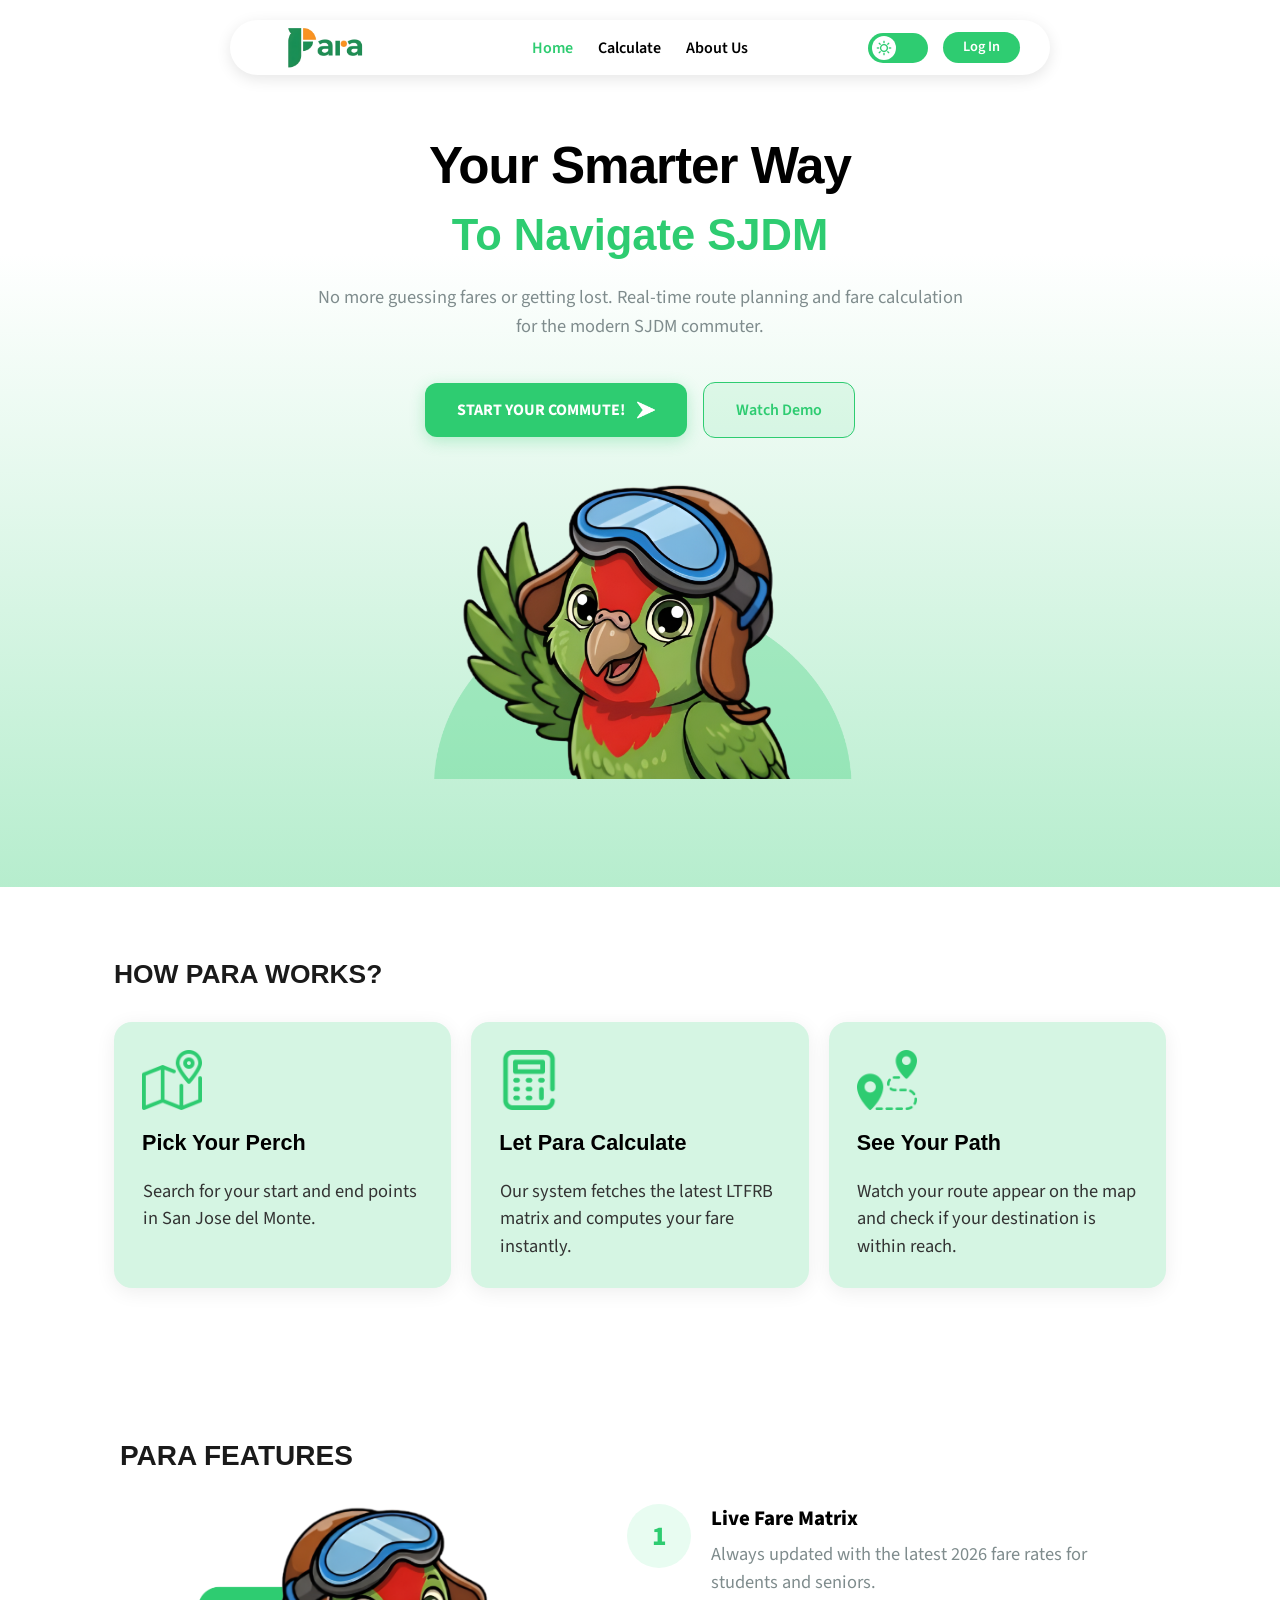
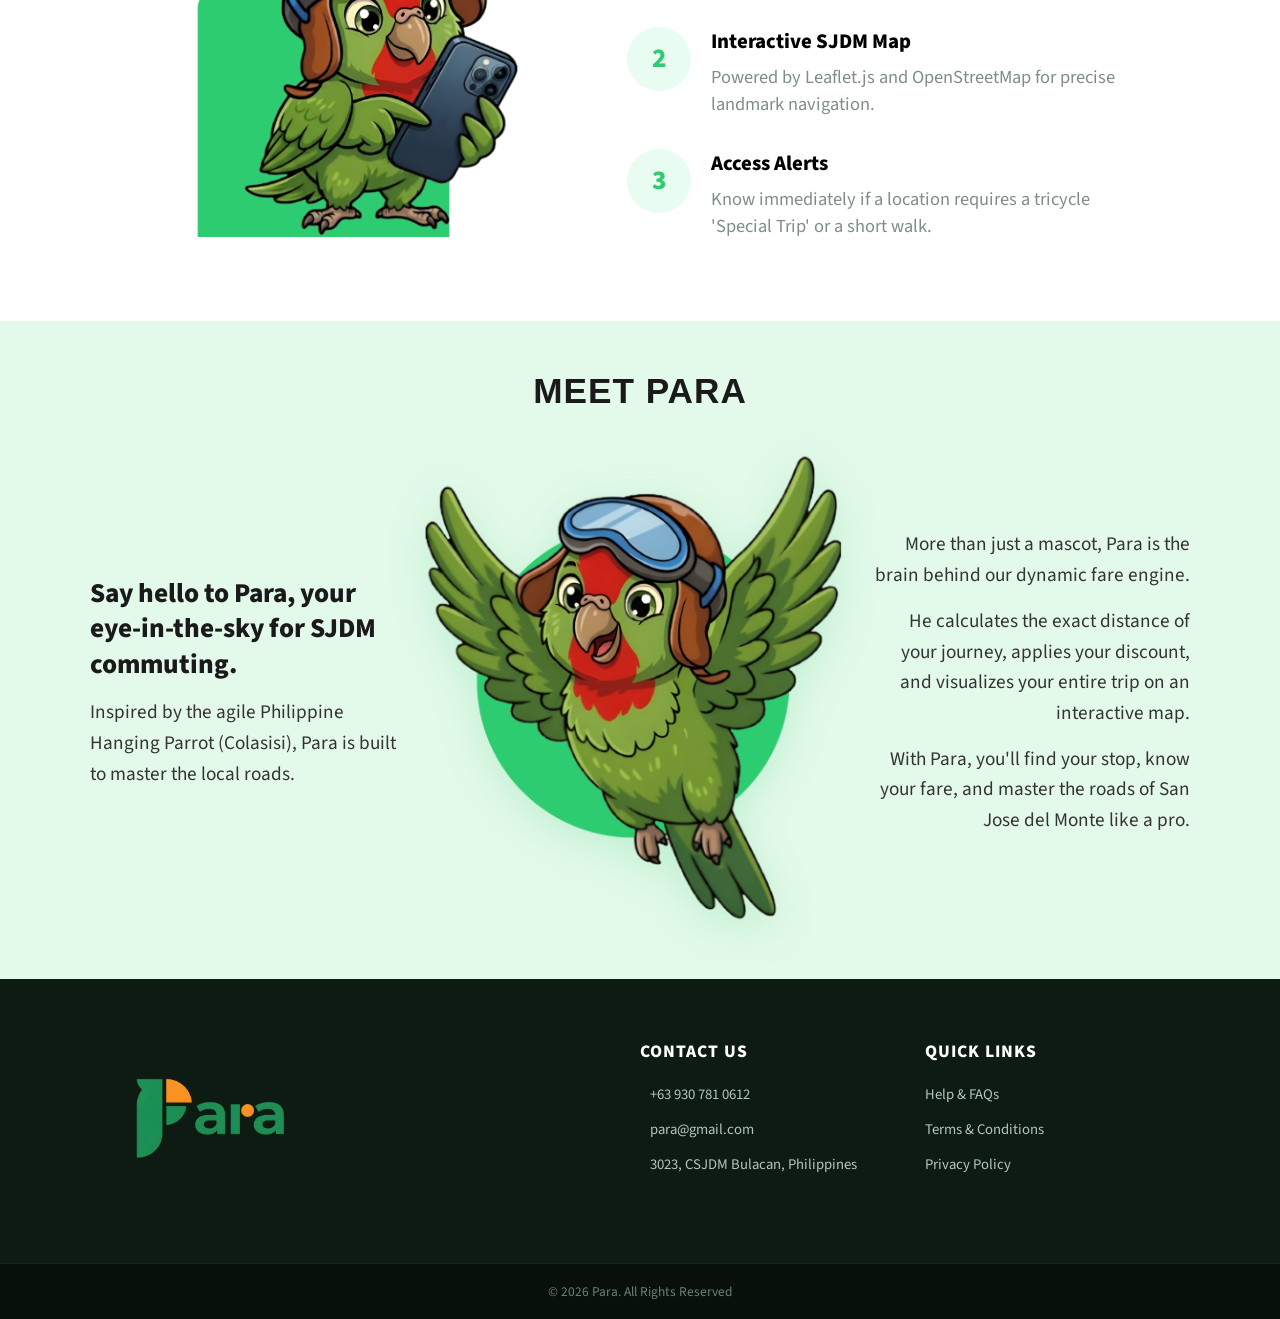
<file: client/index.html>
<!DOCTYPE html>
<html lang="en">

<head>
    <meta charset="UTF-8" />
    <meta name="viewport" content="width=device-width, initial-scale=1.0" />
    <title>Home - Para</title>

    <link rel="icon" type="image/png" href="../assets/logo-1.png" />

    <link rel="stylesheet" href="../style/global.css" />
    <link rel="stylesheet" href="../style/main.css" />

    <link rel="stylesheet"
        href="https://cdn-uicons.flaticon.com/uicons-regular-rounded/css/uicons-regular-rounded.css" />
    <link rel="stylesheet" href="https://cdn-uicons.flaticon.com/uicons-brands/css/uicons-brands.css" />
    <!-- Apply dark mode before page renders so there's no flash -->
    <!-- <script>
        if (localStorage.getItem('para_dark') === 'true') {
            document.documentElement.classList.add('dark');
        }
    </script> -->
</head>

<body>

    <!--NAVBAR -->
    <nav class="navbar" role="navigation" aria-label="Main navigation">
        <div class="navbar-inner">
            <div class="nav-logo-container">
                <a href="index.html">
                    <img src="../assets/logo-2.png" id="navbar-logo" alt="Para logo" />
                </a>
            </div>

            <ul class="nav-links" aria-label="Site navigation">
                <li><a href="index.html" class="active">Home</a></li>
                <li><a href="calculate.html">Calculate</a></li>
                <li><a href="aboutus.html">About Us</a></li>
            </ul>

            <div class="nav-right">
                <button id="dark-toggle" class="dark-toggle" aria-label="Toggle dark mode" aria-pressed="false">
                    <div class="toggle-knob">
                        <img src="../assets/light-icon.png" alt="Mode icon" />
                    </div>
                </button>
                <div id="nav-auth-area">
                    <a href="auth.html" class="nav-auth-btn">Log In</a>
                </div>

                <!-- Nav for mobile and tablet -->
                <button class="hamburger-btn" id="hamburger-btn" aria-label="Open menu">
                    <img src="../assets/menu.png" alt="Menu" />
                </button>
            </div>

        </div>
    </nav>

    <!-- Sidebar for mobile and tablet -->
    <div class="sidebar-overlay" id="sidebar-overlay">
        <aside class="sidebar" role="dialog" aria-label="Mobile navigation">
            <button class="sidebar-close" id="sidebar-close" aria-label="Close menu">&times;</button>
            <ul class="sidebar-nav">
                <li><a href="index.html" class="active">Home</a></li>
                <li><a href="calculate.html">Calculate</a></li>
                <li><a href="aboutus.html">About Us</a></li>
            </ul>
            <a href="auth.html" class="sidebar-auth-btn">Log In</a>
        </aside>
    </div>

    <!-- Notification -->
    <div id="notification-container" role="status" aria-live="polite"></div>

    <main>
        <!-- HERO -->
        <section class="hero">
            <div class="hero-inner">

                <div class="hero-content">
                    <h1 class="hero-title">
                        <span class="title-top">Your Smarter Way</span>
                        <span class="title-bottom">To Navigate SJDM</span>
                    </h1>
                    <p class="hero-desc">
                        No more guessing fares or getting lost. Real-time route
                        planning and fare calculation for the modern SJDM commuter.
                    </p>
                    <div class="hero-btns">
                        <a href="calculate.html" class="hero-cta">
                            <span>Start Your Commute!</span>
                            <img src="../assets/right-arrow-icon.png" alt="" class="cta-icon" aria-hidden="true" />
                        </a>
                        <a href="#" class="btn-secondary">Watch Demo</a>
                    </div>
                </div>

                <div class="hero-image">
                    <img src="../assets/Para-Designshh.png" alt="Para the parrot mascot" />
                </div>

            </div>
        </section>

        <!-- HOW IT WORKS -->
        <section class="how-section" aria-label="How it works">
            <h2 class="section-title anim-on-scroll">HOW PARA WORKS?</h2>
            <div class="how-cards">

                <article class="how-card anim-on-scroll anim-delay-1">
                    <div class="icon-container">
                        <img src="../assets/map-green.png" alt="" class="how-icon default-icon" aria-hidden="true" />
                        <img src="../assets/map-white.png" alt="" class="how-icon hover-icon" aria-hidden="true" />
                    </div>
                    <h3>Pick Your Perch</h3>
                    <p>Search for your start and end points in San Jose del Monte.</p>
                </article>

                <article class="how-card anim-on-scroll anim-delay-2">
                    <div class="icon-container">
                        <img src="../assets/calculator-green.png" alt="" class="how-icon default-icon"
                            aria-hidden="true" />
                        <img src="../assets/calculator-white.png" alt="" class="how-icon hover-icon"
                            aria-hidden="true" />
                    </div>
                    <h3>Let Para Calculate</h3>
                    <p>Our system fetches the latest LTFRB matrix and computes your fare instantly.</p>
                </article>

                <article class="how-card anim-on-scroll anim-delay-3">
                    <div class="icon-container">
                        <img src="../assets/traveling-green.png" alt="" class="how-icon default-icon"
                            aria-hidden="true" />
                        <img src="../assets/traveling-white.png" alt="" class="how-icon hover-icon"
                            aria-hidden="true" />
                    </div>
                    <h3>See Your Path</h3>
                    <p>Watch your route appear on the map and check if your destination is within reach.</p>
                </article>

            </div>
        </section>

        <!-- KEY FEATURES -->
        <section class="features-section" aria-label="Key features">
            <div class="features-inner">
                <h2 class="section-title anim-on-scroll">PARA FEATURES</h2>

                <div class="features-grid">
                    <div class="features-mascot anim-on-scroll">
                        <img src="../assets/Para-Designs22.png" alt="Para holding a phone" />
                    </div>

                    <div class="features-content">
                        <div class="feature-item anim-on-scroll anim-delay-1">
                            <div class="feature-num">1</div>
                            <div class="feature-text">
                                <h4>Live Fare Matrix</h4>
                                <p>Always updated with the latest 2026 fare rates for students and seniors.</p>
                            </div>
                        </div>

                        <div class="feature-item anim-on-scroll anim-delay-2">
                            <div class="feature-num">2</div>
                            <div class="feature-text">
                                <h4>Interactive SJDM Map</h4>
                                <p>Powered by Leaflet.js and OpenStreetMap for precise landmark navigation.</p>
                            </div>
                        </div>

                        <div class="feature-item anim-on-scroll anim-delay-3">
                            <div class="feature-num">3</div>
                            <div class="feature-text">
                                <h4>Access Alerts</h4>
                                <p>Know immediately if a location requires a tricycle 'Special Trip' or a short walk.
                                </p>
                            </div>
                        </div>
                    </div>
                </div>
            </div>
        </section>

        <!-- MEET PARA -->
        <section class="meet-section" aria-label="Meet Para">
            <div class="meet-inner">
                <h2 class="section-title">MEET PARA</h2>

                <div class="meet-grid">
                    <div class="meet-col-left anim-on-scroll">
                        <h3 class="meet-intro-text">Say hello to Para, your eye-in-the-sky for SJDM commuting.</h3>
                        <p>Inspired by the agile Philippine Hanging Parrot (Colasisi), Para is built to master the local
                            roads.</p>
                    </div>

                    <div class="meet-para-img anim-on-scroll">
                        <img src="../assets/Para-Designs (4).png" alt="Para the parrot flying" />
                    </div>

                    <div class="meet-col-right anim-on-scroll">
                        <p>More than just a mascot, Para is the brain behind our dynamic fare engine.</p>
                        <p>He calculates the exact distance of your journey, applies your discount, and visualizes your
                            entire trip on an interactive map.</p>
                        <p>With Para, you'll find your stop, know your fare, and master the roads of San Jose del Monte
                            like a pro.</p>
                    </div>
                </div>
            </div>
        </section>

    </main>

    <!-- FOOTER -->
    <footer class="footer" role="contentinfo">
        <div class="footer-inner">

            <div class="footer-brand">
                <a href="index.html" class="footer-logo">
                    <img src="../assets/logo-2.png" alt="Para logo" />
                </a>
            </div>

            <div class="footer-col">
                <h4 class="footer-heading">Contact Us</h4>
                <ul class="footer-list">
                    <li><i class="fi fi-rr-phone-call"></i> <span>+63 930 781 0612</span></li>
                    <li><i class="fi fi-rr-envelope"></i> <span>para@gmail.com</span></li>
                    <li><i class="fi fi-rr-marker"></i> <span>3023, CSJDM Bulacan, Philippines</span></li>
                </ul>
            </div>

            <div class="footer-col">
                <h4 class="footer-heading">Quick Links</h4>
                <ul class="footer-list">
                    <li><a href="#">Help &amp; FAQs</a></li>
                    <li><a href="#">Terms &amp; Conditions</a></li>
                    <li><a href="#">Privacy Policy</a></li>
                    <li class="footer-socials">
                        <a href="#" title="Facebook"><i class="fi fi-brands-facebook"></i></a>
                        <a href="#" title="Instagram"><i class="fi fi-brands-instagram"></i></a>
                    </li>
                </ul>
            </div>

        </div>

        <div class="footer-bottom">
            <p>&copy; 2026 Para. All Rights Reserved</p>
        </div>
    </footer>

    <!-- Back to top button -->
    <button id="backToTop" class="back-to-top" aria-label="Back to top">
        <img src="../assets/up-arrow-icon.png" alt="Up" class="back-to-top-icon" />
    </button>

    <!-- JS -->
    <script src="https://cdnjs.cloudflare.com/ajax/libs/jquery/3.7.1/jquery.min.js"></script>
    <script src="../scripts/api.js"></script>
    <script src="../scripts/auth.js"></script>
    <script src="../scripts/app.js"></script>

</body>

</html>
</file>
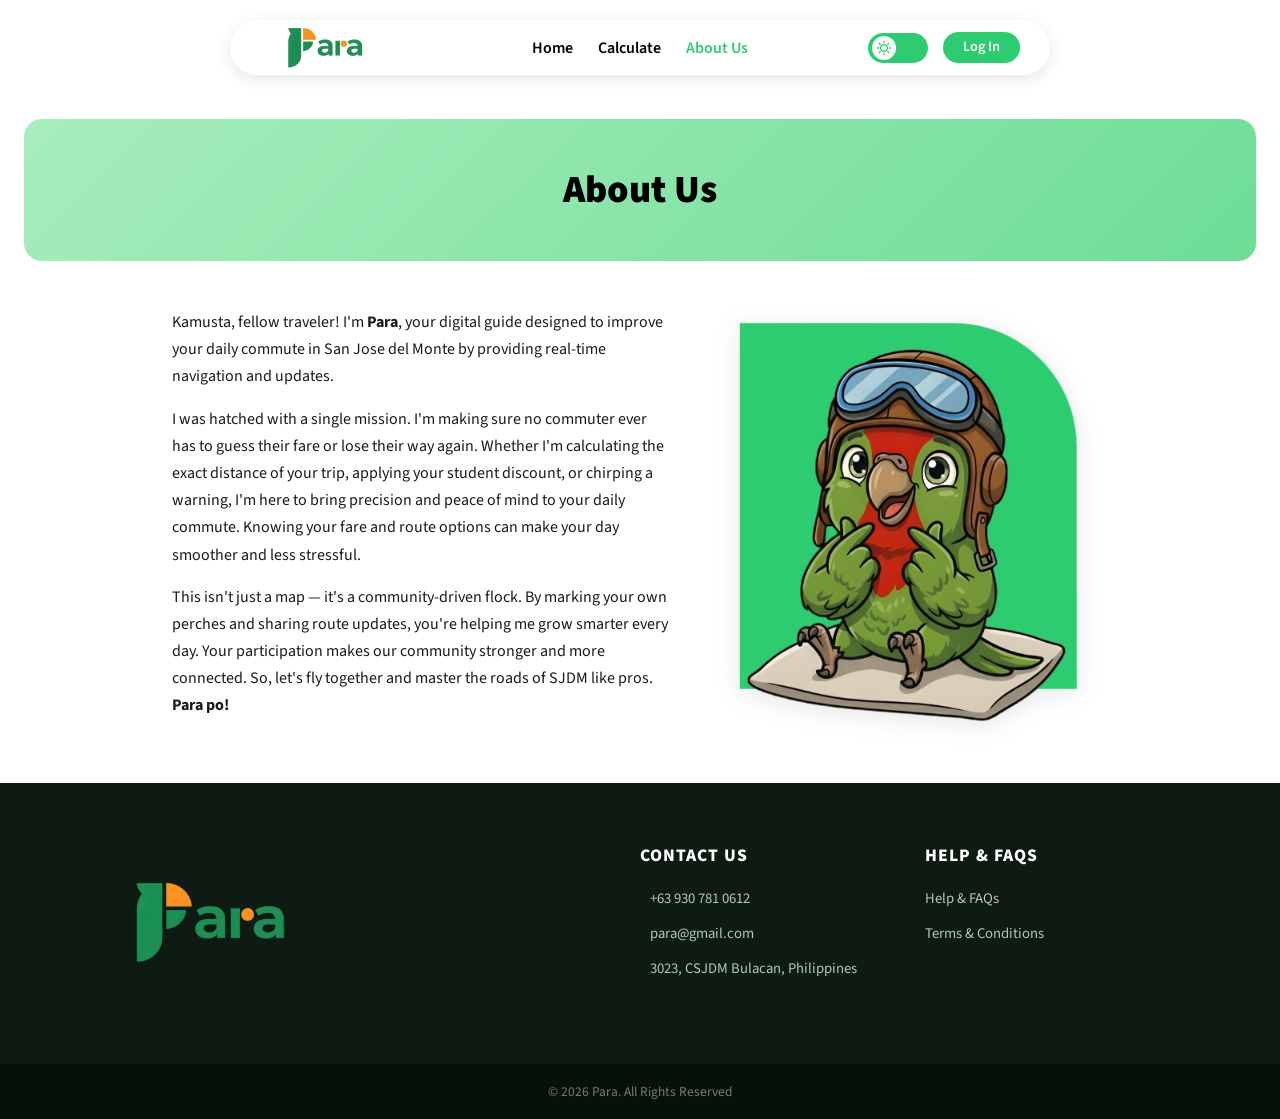
<file: client/aboutus.html>
<!DOCTYPE html>
<html lang="en">

<head>
    <meta charset="UTF-8" />
    <meta name="viewport" content="width=device-width, initial-scale=1.0" />
    <title>About Us - Para</title>

    <link rel="icon" type="image/png" href="../assets/logo-1.png" />

    <!-- CSS: global first, then page-specific -->
    <link rel="stylesheet" href="../style/global.css" />
    <link rel="stylesheet" href="../style/about.css" />

    <!-- icons -->
    <link rel="stylesheet" href="https://cdn-uicons.flaticon.com/uicons-regular-rounded/css/uicons-regular-rounded.css" />
    <link rel="stylesheet" href="https://cdn-uicons.flaticon.com/uicons-brands/css/uicons-brands.css" />
    <!-- Apply dark mode before page renders so there's no flash -->
    <script src="../scripts/early-theme.js"></script>
</head>

<body>

    <!-- navigation bar -->
    <nav class="navbar" role="navigation" aria-label="Main navigation">
        <div class="navbar-inner">

            <div class="nav-logo-container">
                <a href="index.html">
                    <img src="../assets/logo-2.png" id="navbar-logo" alt="Para logo" />
                </a>
            </div>

            <ul class="nav-links" aria-label="Site navigation">
                <li><a href="index.html">Home</a></li>
                <li><a href="calculate.html">Calculate</a></li>
                <li><a href="aboutus.html" class="active">About Us</a></li>
            </ul>

            <div class="nav-right">
                <button id="dark-toggle" class="dark-toggle" aria-label="Toggle dark mode" aria-pressed="false">
                    <div class="toggle-knob">
                        <img src="../assets/light-icon.png" alt="Mode icon" />
                    </div>
                </button>
                <div id="nav-auth-area">
                    <a href="auth.html" class="nav-auth-btn">Log In</a>
                </div>

                <button class="hamburger-btn" id="hamburger-btn" aria-label="Open menu">
                    <img src="../assets/menu.png" alt="Menu" />
                </button>
            </div>

        </div>
    </nav>

    <!-- sidebar (mobile/tablet) -->
    <div class="sidebar-overlay" id="sidebar-overlay">
        <aside class="sidebar" role="dialog" aria-label="Mobile navigation">
            <button class="sidebar-close" id="sidebar-close" aria-label="Close menu">&times;</button>
            <ul class="sidebar-nav">
                <li><a href="index.html">Home</a></li>
                <li><a href="calculate.html">Calculate</a></li>
                <li><a href="aboutus.html" class="active">About Us</a></li>
            </ul>
            <div id="sidebar-auth-area">
                <a href="auth.html" class="sidebar-auth-btn">Log In</a>
            </div>
        </aside>
    </div>

    <!-- Notification toasts -->
    <div id="notification-container" role="status" aria-live="polite"></div>

    <main>

        <!--about us (header banner)-->
        <div class="about-header anim-on-scroll">
            <h1>About Us</h1>
        </div>

        <!--
             about us (main content)
             Left: text paragraphs
             Right: mascot with green bubble bg -->
        <section class="about-content" aria-label="About Para">
            <div class="about-text anim-on-scroll">
                <p>
                    Kamusta, fellow traveler! I'm <strong>Para</strong>, your digital guide
                    designed to improve your daily commute in San Jose del Monte by providing
                    real-time navigation and updates.
                </p>
                <p>
                    I was hatched with a single mission. I'm making sure no commuter ever has
                    to guess their fare or lose their way again. Whether I'm calculating the
                    exact distance of your trip, applying your student discount, or chirping a
                    warning, I'm here to bring precision and peace of mind to your daily commute.
                    Knowing your fare and route options can make your day smoother and less stressful.
                </p>
                <p>
                    This isn't just a map — it's a community-driven flock. By marking your own
                    perches and sharing route updates, you're helping me grow smarter every day.
                    Your participation makes our community stronger and more connected. So, let's
                    fly together and master the roads of SJDM like pros. <strong>Para po!</strong>
                </p>
            </div>

            <!-- Mascot with green rounded background bubble -->
            <div class="about-mascot anim-on-scroll anim-delay-1">
                <img src="../assets/para-9.png" alt="Para the parrot mascot" />
            </div>
        </section>

    </main>

    <!-- footer -->
    <footer class="footer" role="contentinfo">
        <div class="footer-inner">

            <div class="footer-brand">
                <a href="index.html" class="footer-logo">
                    <img src="../assets/logo-2.png" alt="Para logo" />
                </a>
            </div>

            <div class="footer-col">
                <h4 class="footer-heading">Contact Us</h4>
                <ul class="footer-list">
                    <li><i class="fi fi-rr-phone-call"></i> <span>+63 930 781 0612</span></li>
                    <li><i class="fi fi-rr-envelope"></i> <span>para@gmail.com</span></li>
                    <li><i class="fi fi-rr-marker"></i> <span>3023, CSJDM Bulacan, Philippines</span></li>
                </ul>
            </div>

            <div class="footer-col">
                <h4 class="footer-heading">Help &amp; FAQs</h4>
                <ul class="footer-list">
                    <li><a href="#">Help &amp; FAQs</a></li>
                    <li><a href="#">Terms &amp; Conditions</a></li>
                    <li class="footer-socials">
                        <a href="#" title="Facebook"><i class="fi fi-brands-facebook"></i></a>
                        <a href="#" title="Instagram"><i class="fi fi-brands-instagram"></i></a>
                    </li>
                </ul>
            </div>

        </div>

        <div class="footer-bottom">
            <p>&copy; 2026 Para. All Rights Reserved</p>
        </div>
    </footer>

    <!-- Scripts -->
    <script src="../scripts/auth.js"></script>
    <script src="../scripts/app.js"></script>

</body>
</html>
</file>
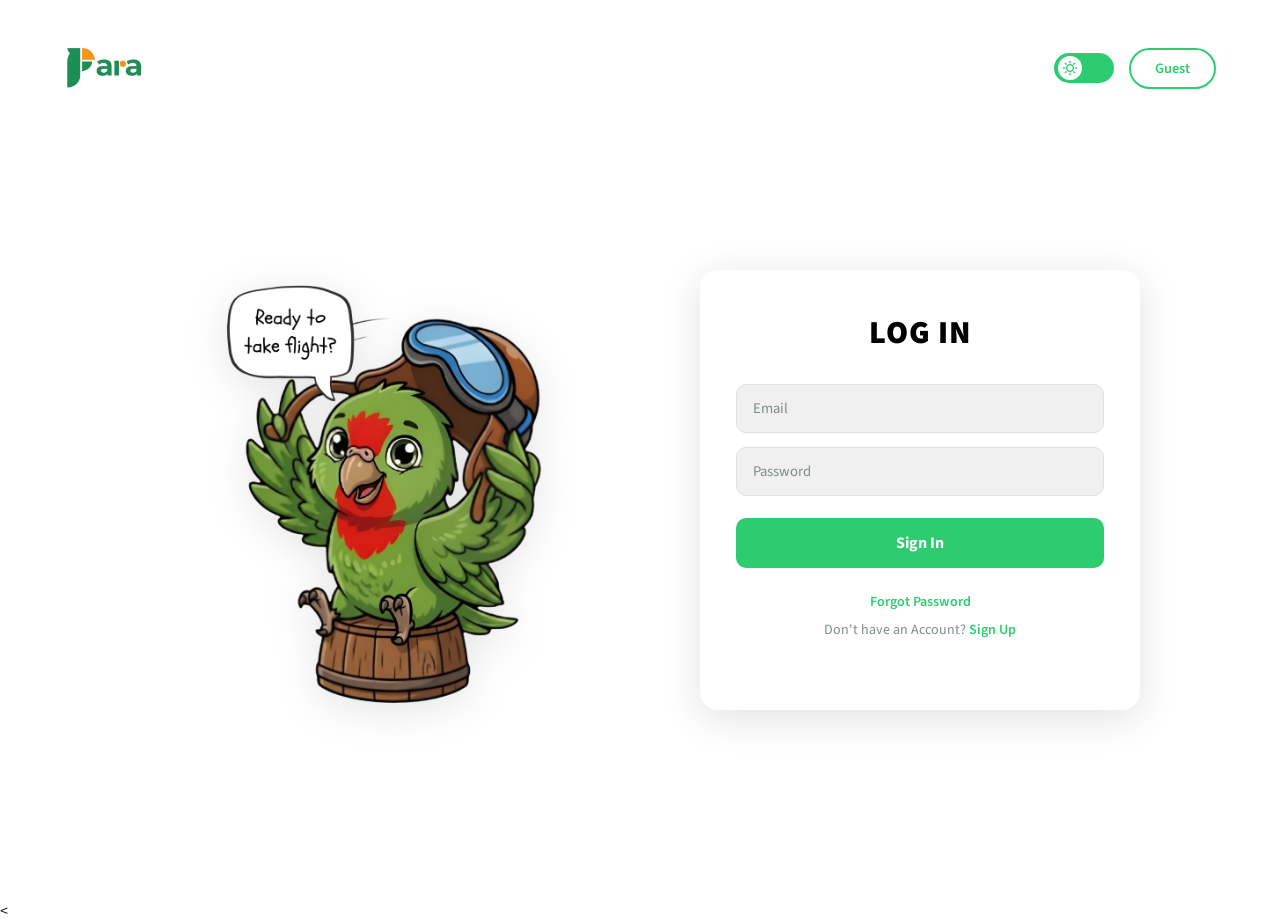
<file: client/auth.html>
<!DOCTYPE html>
<html lang="en">

<head>
    <meta charset="UTF-8" />
    <meta name="viewport" content="width=device-width, initial-scale=1.0" />
    <title>Para - Sign In</title>

    <link rel="icon" type="image/png" href="../assets/logo-1.png" />

    <!-- CSS: global first, then auth-specific -->
    <link rel="stylesheet" href="../style/features.css" />
    <link rel="stylesheet" href="../style/global.css" />
    <link rel="stylesheet" href="../style/auth.css" />

    <!-- Flat Icons -->
    <link rel="stylesheet"
        href="https://cdn-uicons.flaticon.com/uicons-regular-rounded/css/uicons-regular-rounded.css" />
    <!-- Apply dark mode before page renders so there's no flash -->
    <script src="../scripts/early-theme.js"></script>
</head>

<body>

    <!-- mini navbar for auth pages -->
    <nav class="auth-nav" role="navigation" aria-label="Auth navigation">
        <div class="nav-container">
            <a class="nav-logo" href="index.html">
                <img src="../assets/logo-2.png" alt="Para logo" />
            </a>

            <div class="nav-right">
                <button id="dark-toggle" class="dark-toggle" aria-label="Toggle dark mode" aria-pressed="false">
                    <div class="toggle-knob">
                        <img src="../assets/light-icon.png" alt="Mode icon" />
                    </div>
                </button>
                <a href="index.html" class="btn-guest-outline">Guest</a>
            </div>
        </div>
    </nav>

    <!-- notification toast -->
    <div id="notification-container" role="status" aria-live="polite"></div>

    <!-- login page -->
    <main id="auth-login" class="auth-page">
        <div class="auth-container">

            <div class="auth-mascot">
                <img src="../assets/para-8.png" alt="Para welcoming you" />
            </div>

            <!-- Login form -->
            <div class="auth-card">
                <h1>LOG IN</h1>

                <div class="auth-input-group">
                    <input type="email" id="login-email" placeholder="Email" autocomplete="email" aria-label="Email" />
                    <span class="auth-input-icon"><i class="fi fi-rr-envelope"></i></span>
                </div>

                <div class="auth-input-group">
                    <input type="password" id="login-password" placeholder="Password" autocomplete="current-password"
                        aria-label="Password" />
                    <span class="auth-input-icon clickable" id="toggle-pw-login"><i class="fi fi-rr-eye-crossed" id="eye-login" aria-hidden="true"></i></span>
                    </span>
                </div>

                <button class="btn-auth" id="login-submit">Sign In</button>

                <div class="auth-link-row">
                    <a href="#" id="go-forgot">Forgot Password</a>
                </div>
                <div class="auth-link-row">
                    Don't have an Account? <a href="#" id="go-signup">Sign Up</a>
                </div>
            </div>

        </div>
    </main>

    <!-- sign up page -->
    <main id="auth-signup" class="auth-page hidden">
        <div class="auth-container">

            <!-- Signup form -->
            <div class="auth-card">
                <h1>SIGN UP</h1>

                <div class="auth-input-group">
                    <input type="text" id="signup-name" placeholder="Name" autocomplete="name" aria-label="Full name" />
                </div>

                <div class="auth-input-group">
                    <input type="email" id="signup-email" placeholder="Email" autocomplete="email" aria-label="Email" />
                    <span class="auth-input-icon"><i class="fi fi-rr-envelope"></i></span>
                </div>

                <div class="auth-input-group">
                    <input type="password" id="signup-password" placeholder="Password" autocomplete="new-password"
                        aria-label="Password" />
                    <span class="auth-input-icon clickable" id="toggle-pw-signup"><i class="fi fi-rr-eye-crossed" id="eye-signup" aria-hidden="true"></i></span>
                    </span>
                </div>

                <label class="auth-checkbox">
                    <input type="checkbox" id="signup-agree" />
                    I agree to the <a href="#">Terms of Service</a> and <a href="#">Privacy Policy</a>.
                </label>

                <button class="btn-auth" id="signup-submit">Create Account</button>

                <div class="auth-link-row">
                    Have an Account? <a href="#" id="go-login-from-signup">Log In</a>
                </div>
            </div>

            <!-- Para mascot with speech bubble -->
            <div class="auth-mascot">
                <!-- <div class="auth-speech">Ready to take flight?</div> -->
                <img src="../assets/para-6.png" alt="Para ready to fly" />
            </div>

        </div>
    </main>

    <!-- forgot password page -->
    <main id="auth-forgot" class="auth-page hidden">
        <div class="auth-container">

            <!-- Forgot password form -->
            <div class="auth-card">
                <h1>FORGOT PASSWORD</h1>

                <div class="auth-input-group">
                    <input type="email" id="forgot-email" placeholder="Email" autocomplete="email" aria-label="Email" />
                    <span class="auth-input-icon"><i class="fi fi-rr-envelope"></i></span>
                </div>

                <div class="auth-input-group">
                    <input type="password" id="forgot-newpw" placeholder="New Password" aria-label="New password" />
                </div>

                <div class="auth-input-group">
                    <input type="password" id="forgot-confirmpw" placeholder="Confirm Password"
                        aria-label="Confirm new password" />
                </div>

                <button class="btn-auth" id="forgot-submit">Create Account</button>

                <div class="auth-link-row">
                    Back to <a href="#" id="go-login-from-forgot">Log In</a>
                </div>
                <div class="auth-link-row">
                    Don't have an Account? <a href="#" id="go-signup-from-forgot">Sign Up</a>
                </div>
            </div>

            <!-- Para mascot (no speech bubble for this page) -->
            <div class="auth-mascot">
                <img src="../assets/para-6.png" alt="Para thinking" />
            </div>

        </div>
    </main>

    <!-- Scripts -->
    <<script src="https://cdnjs.cloudflare.com/ajax/libs/jquery/3.7.1/jquery.min.js"></script>
    <script src="../scripts/api.js"></script>
    <script src="../scripts/auth.js"></script>
    <script src="../scripts/app.js"></script>

</body>

</html>
</file>
<file: style/global.css>
/* GLOBAL CCS */
@import url('https://fonts.googleapis.com/css2?family=Source+Sans+3:ital,wght@0,200..900;1,200..900&display=swap');

/* Light Mode */
:root {
    /* Brand colors */
    --green: #2ECC71;
    --green-dark: #27ae60;
    --green-light: #e8f8f0;
    --green-pale: #d5f5e3;
    --orange: #E67E22;
    --red: #e74c3c;
    --yellow: #F1C40F;

    /* Background & text */
    --bg: #ffffff;
    --bg-card: #ffffff;
    --bg-input: #f0f0f0;
    --text: #1a1a1a;
    --text-main: #000000;
    --text-muted: #7f8c8d;
    --border: #e0e0e0;

    /* Navbar */
    --navbar-bg: #ffffff;

    /* Hero */
    --hero-tint: rgba(46, 204, 113, 0.35);

    /* Footer */
    --footer-bg: #0d1b13;

    /* Shared utilities */
    --radius: 18px;
    --radius-sm: 10px;
    --shadow: 0 4px 20px rgba(0, 0, 0, 0.07);
    --shadow-lg: 0 8px 40px rgba(0, 0, 0, 0.12);
    --transition: 0.3s ease;
}

/* Dark Mode Overrides */
body.dark,
html.dark body {
    --bg: #0a140e;
    --bg-card: #122118;
    --bg-input: #1a2e22;
    --text: #e0f2e9;
    --text-main: #ffffff;
    --text-muted: #8ca397;
    --border: #243d2f;
    --navbar-bg: #0d1b13;
    --green-pale: #122118;
    --green-light: #1a2e22;
    --hero-tint: rgba(46, 204, 113, 0.15);
    --shadow: 0 4px 20px rgba(0, 0, 0, 0.5);
    --shadow-lg: 0 8px 40px rgba(0, 0, 0, 0.7);
}

/* Reset */
*,
*::before,
*::after {
    box-sizing: border-box;
    margin: 0;
    padding: 0;
}

html {
    scroll-behavior: smooth;
}

body {
    font-family: 'Source Sans 3', sans-serif;
    background: var(--bg);
    color: var(--text);
    transition: background var(--transition), color var(--transition);
    min-height: 100vh;
    display: flex;
    flex-direction: column;
}

main {
    flex: 1;
}

a {
    text-decoration: none;
    color: var(--green);
    transition: color var(--transition);
}

a:hover {
    color: var(--green-dark);
}

img {
    max-width: 100%;
    display: block;
}

.hidden {
    display: none;
}

/* NAVBAR
Navbar Container */
.navbar {
    position: sticky;
    top: 0;
    z-index: 1000;
    padding: 20px 0;
    background: transparent;
    box-shadow: none;
}

#navbar-logo img {
    height: 65px;
    width: 115;
}

.navbar-inner {
    max-width: 820px;
    margin: 0 auto;
    height: 55px;
    display: flex;
    align-items: center;
    justify-content: space-between;
    background: var(--navbar-bg);
    border-radius: 50px;
    padding: 0 30px;
    box-shadow: 0 4px 15px rgba(0, 0, 0, 0.1);
    transition: background var(--transition);
}

.navbar-inner .nav-links a {
    text-decoration: none;
    color: var(--text-main) !important;
    font-weight: 600;
    transition: color var(--transition);
}

.navbar-inner .nav-links a.active,
.navbar-inner .nav-links a:hover {
    color: var(--green) !important;
}

.nav-logo-container {
    display: flex;
    align-items: center;
    flex: 1;
}

#navbar-logo {
    height: 80px;
    width: auto;
    display: block;
    padding-left: 25px;
}

.nav-links {
    display: flex;
    gap: 25px;
    list-style: none;
    padding: 0;
    margin: 0;
    justify-content: center;
    flex: 2;
}

.nav-links a {
    text-decoration: none;
    color: var(--text-main);
    font-weight: 600;
    white-space: nowrap;
}

.nav-links a.active {
    color: #2ecc71;
}

.nav-right {
    display: flex;
    align-items: center;
    gap: 15px;
    justify-content: flex-end;
    flex: 1;
}


/* Dark mode toggle */
/* Dark Mode Toggle with Image Icons */
.dark-toggle {
    width: 60px;
    height: 30px;
    background: #2ecc71;
    border-radius: 20px;
    border: none;
    cursor: pointer;
    display: flex;
    align-items: center;
    padding: 4px;
    position: relative;
}

.toggle-knob {
    width: 24px;
    height: 24px;
    background: white;
    border-radius: 50%;
    display: flex;
    align-items: center;
    justify-content: center;
    transition: transform 0.3s ease;
}

.toggle-knob img {
    width: 16px;
    height: 16px;
}

/* Class to be added via JS when dark mode is on */
.toggle-knob.is-dark {
    transform: translateX(28px);
}

.nav-auth-btn {
    background: #2ecc71;
    color: white;
    padding: 8px 20px;
    margin: 0;
    border-radius: 25px;
    border: none;
    font-family: inherit;
    line-height: 1;
    appearance: none;
    text-decoration: none;
    font-weight: 600;
    font-size: 0.9rem;
    cursor: pointer;
    box-sizing: border-box;
    display: inline-flex;
    align-items: center;
    justify-content: center;
}


.nav-auth-btn:hover {
    background: var(--green-dark);
    color: white;
}

/* Auth slot wrapper (keeps layout stable) */
#nav-auth-area {
    display: flex;
    align-items: center;
}

/* Hamburger button — hidden on desktop, shown on mobile/tablet */
.hamburger-btn {
    display: none;
    background: none;
    border: none;
    cursor: pointer;
    padding: 6px;
}

.hamburger-btn img {
    width: 24px;
    height: 24px;
}

/* SIDEBAR (mobile/tablet drawer) */

/* Dark overlay behind the drawer */
.sidebar-overlay {
    display: none;
    position: fixed;
    inset: 0;
    background: rgba(0, 0, 0, 0.45);
    backdrop-filter: blur(3px);
    z-index: 2000;
}

.sidebar-overlay.active {
    display: block;
}

/* The drawer itself */
.sidebar {
    position: fixed;
    top: 0;
    right: 0;
    height: 100%;
    width: 260px;
    background: var(--bg-card);
    padding: 24px 20px;
    transform: translateX(100%);
    transition: transform 0.3s ease;
    z-index: 2001;
    display: flex;
    flex-direction: column;
    gap: 8px;
    box-shadow: -4px 0 20px rgba(0, 0, 0, 0.15);
}

.sidebar-overlay.active .sidebar {
    transform: translateX(0);
}

/* Close button inside sidebar */
.sidebar-close {
    align-self: flex-end;
    background: none;
    border: none;
    font-size: 1.5rem;
    color: var(--text-muted);
    cursor: pointer;
    line-height: 1;
    margin-bottom: 16px;
}

/* Links inside sidebar */
.sidebar-nav {
    list-style: none;
    display: flex;
    flex-direction: column;
    gap: 4px;
}

.sidebar-nav a {
    display: block;
    padding: 12px 16px;
    border-radius: 10px;
    color: var(--text);
    font-weight: 600;
    font-size: 1rem;
    transition: background var(--transition), color var(--transition);
}

.sidebar-nav a:hover,
.sidebar-nav a.active {
    background: var(--green-light);
    color: var(--green);
}

/* Auth button inside sidebar */
.sidebar-auth-btn {
    margin-top: 16px;
    display: block;
    text-align: center;
    padding: 12px;
    background: var(--green);
    color: white;
    border-radius: 10px;
    border: none;
    font-family: inherit;
    line-height: 1;
    appearance: none;
    font-weight: 600;
    cursor: pointer;
    box-sizing: border-box;
}

.sidebar-auth-btn:hover {
    background: var(--green-dark);
    color: white;
}

/* NOTIFICATIONS (toast popups) */
#notification-container {
    position: fixed;
    top: 80px;
    right: 20px;
    z-index: 9999;
    display: flex;
    flex-direction: column;
    gap: 10px;
    max-width: 300px;
    pointer-events: none;
}

.notification {
    background: var(--bg-card);
    border-left: 4px solid var(--green);
    border-radius: var(--radius-sm);
    padding: 12px 16px;
    box-shadow: var(--shadow-lg);
    font-size: 0.86rem;
    color: var(--text);
    animation: slideInRight 0.3s ease;
    transition: opacity 0.3s ease, transform 0.3s ease;
    pointer-events: all;
}

.notification.error {
    border-color: var(--red);
}

.notification.warning {
    border-color: var(--orange);
}

.notification.info {
    border-color: #3498db;
}

.notification.hiding {
    opacity: 0;
    transform: translateX(20px);
}

@keyframes slideInRight {
    from {
        opacity: 0;
        transform: translateX(30px);
    }

    to {
        opacity: 1;
        transform: translateX(0);
    }
}

/* SCROLL ANIMATIONS */
.anim-on-scroll {
    opacity: 0;
    transform: translateY(24px);
    transition: opacity 0.6s ease, transform 0.6s ease;
}

.anim-on-scroll.visible {
    opacity: 1;
    transform: translateY(0);
}

.anim-delay-1 {
    transition-delay: 0.10s;
}

.anim-delay-2 {
    transition-delay: 0.20s;
}

.anim-delay-3 {
    transition-delay: 0.30s;
}

/* FOOTER */
.footer {
    background-color: var(--footer-bg);
    color: #e0f2e9;
    padding-top: 60px;
}

.footer-inner {
    max-width: 1100px;
    margin: 0 auto;
    padding: 0 40px 60px;
    display: grid;
    grid-template-columns: 2fr 1fr 1fr;
    gap: 60px;
    align-items: flex-start;
}

.footer-brand {
    display: flex;
    align-items: center;
}

.footer-logo img {
    height: 160px;
    width: auto;
}

.footer-heading {
    color: #ffffff;
    font-size: 1.1rem;
    font-weight: 800;
    margin-bottom: 20px;
    text-transform: uppercase;
    letter-spacing: 1px;
}

.footer-list {
    list-style: none;
}

.footer-list li {
    display: flex;
    align-items: center;
    gap: 10px;
    margin-bottom: 14px;
    font-size: 0.92rem;
    color: #b2c7bd;
}

.footer-list li i {
    color: var(--green);
    font-size: 1rem;
}

.footer-list a {
    color: inherit;
    transition: color var(--transition);
}

.footer-list a:hover {
    color: #ffffff;
}

.footer-socials {
    display: flex;
    gap: 14px;
    margin-top: 8px;
}

.footer-socials a {
    font-size: 1.4rem;
    color: #e0f2e9;
}

.footer-socials a:hover {
    color: var(--green);
}

.footer-bottom {
    background-color: #07110a;
    padding: 18px 24px;
    border-top: 1px solid rgba(255, 255, 255, 0.05);
    text-align: center;
}

.footer-bottom p {
    font-size: 0.84rem;
    color: #6a8275;
}

/* Back To Top Button */
.back-to-top {
    position: fixed;
    bottom: 28px;
    right: 28px;
    width: 48px;
    height: 48px;
    border-radius: 50%;
    background: var(--green);
    border: none;
    cursor: pointer;
    display: flex;
    align-items: center;
    justify-content: center;
    box-shadow: 0 6px 20px rgba(0, 0, 0, 0.25);
    z-index: 99;
    opacity: 0;
    visibility: hidden;
    transform: translateY(16px);
    transition: all 0.35s ease;
}

.back-to-top.active {
    opacity: 1;
    visibility: visible;
    transform: translateY(0);
}

.back-to-top:hover {
    background: var(--green-dark);
    transform: translateY(-4px);
}

.back-to-top-icon {
    width: 20px;
    height: auto;
}

/* RESPONSIVE — Tablet & Mobile */
@media (max-width: 900px) {

    .footer-inner {
        grid-template-columns: 1fr;
        gap: 36px;
        text-align: center;
    }

    .footer-brand {
        justify-content: center;
    }

    .footer-list li {
        justify-content: center;
    }

    .footer-socials {
        justify-content: center;
    }
}

@media (max-width: 768px) {

    /* Navbar: logo left, hamburger right, hide desktop links */
    .navbar-inner {
        max-width: calc(100% - 32px);
        padding: 0 16px;
        border-radius: 50px;
    }

    .nav-links {
        display: none;
    }

    .nav-right {
        gap: 8px;
    }

    .nav-right .nav-auth-btn {
        display: none;
    }

    .hamburger-btn {
        display: flex;
        align-items: center;
        justify-content: center;
    }
}
</file>
<file: style/main.css>
/* HERO */
.hero {
  background: linear-gradient(to bottom,
      var(--bg) 0%,
      var(--bg) 20%,
      var(--hero-tint) 100%);

  height: 88vh;
  width: 100%;
  display: flex;
  flex-direction: column;
  align-items: center;
  justify-content: space-between;
  text-align: center;
  padding: 100px 24px 0;
  overflow: hidden;
  position: relative;
}

body {
  background-color: var(--bg);
}

.hero-inner {
  max-width: 900px;
  margin: 0 auto;
  display: flex;
  flex-direction: column;
  align-items: center;
  gap: 40px;
}

/* TEXT CONTENT */
.hero-content {
  animation: fadeInUp 0.7s ease both;
}

.hero-title {
  font-family: 'Source Serif 3', sans-serif;
  font-size: clamp(2.8rem, 4vw, 4.8rem);
  font-weight: 800;
  color: var(--text-main);
  line-height: 65px;
  margin-bottom: 15px;
  margin-top: -62px;
  transition: color var(--transition);
}

.title-top {
  display: block;
  letter-spacing: -1px;
  margin-bottom: 5px;
}

.title-bottom {
  display: block;
  color: #2ecc71;
  font-weight: 700;
  font-size: 0.85em;
}

.hero-desc {
  font-size: 1.15rem;
  color: #7f8c8d;
  line-height: 1.6;
  max-width: 650px;
  margin: 0 auto 40px;
}

/* BUTTONS LAYOUT */
.hero-btns {
  display: flex;
  gap: 16px;
  justify-content: center;
  align-items: center;
}

/* Primary "Start Your Commute" Button */
.hero-cta {
  display: inline-flex;
  align-items: center;
  justify-content: center;
  gap: 12px;
  background: #2ecc71;
  color: #ffffff;
  padding: 16px 32px;
  border-radius: 12px;
  font-weight: 700;
  font-size: 1rem;
  text-transform: uppercase;
  text-decoration: none;

  transition: all 0.3s cubic-bezier(0.175, 0.885, 0.32, 1.275);
  box-shadow: 0 4px 15px rgba(46, 204, 113, 0.3);
  cursor: pointer;
}

/* Icon specific styling */
.cta-icon {
  height: 18px;
  width: auto;
  transition: transform 0.3s ease;
}

/* HOVER EFFECTS ON THE BUTTON */
.hero-cta:hover {
  background: #27ae60;
  color: #ffffff;
  transform: translateY(-3px);
  box-shadow: 0 8px 25px rgba(46, 204, 113, 0.4);
}

.hero-cta:hover span {
  color: #ffffff;
}

/* Subtle icon movement when button is hovered */
.hero-cta:hover .cta-icon {
  transform: translateX(5px);
  filter: brightness(0) invert(1);
}

/* Active/Click state */
.hero-cta:active {
  transform: translateY(-1px);
  box-shadow: 0 4px 10px rgba(46, 204, 113, 0.2);
}

/* Secondary "Watch Demo" Button */
.btn-secondary {
  display: inline-flex;
  align-items: center;
  background: rgba(46, 204, 113, 0.1);
  color: #2ecc71;
  padding: 16px 32px;
  border-radius: 12px;
  border: 1px solid #2ecc71;
  font-weight: 600;
  font-size: 1rem;
  text-decoration: none;
  transition: all 0.2s ease;
}

.btn-secondary:hover {
  background: rgba(46, 204, 113, 0.2);
}

/* MASCOT (PARA) */
.hero-image {
  width: 100%;
  max-width: 550px;
  margin-top: 0;
}

.hero-image img {
  width: 100%;
  height: auto;
  display: block;
  margin-left: 15px;
}

/* HOW IT WORKS */
.how-section {
  padding: 72px 24px;
  max-width: 1100px;
  margin: 0 auto;
}

.section-title {
  font-family: 'Source Serif 3', sans-serif;
  font-size: 1.65rem;
  font-weight: 900;
  color: var(--text);
  margin-bottom: 32px;
}

.how-cards {
  display: grid;
  grid-template-columns: repeat(3, 1fr);
  gap: 20px;
}

.how-card {
  background: #d5f5e3;
  border-radius: var(--radius);
  padding: 28px;
  box-shadow: var(--shadow);
  transition: all var(--transition);
  cursor: default;
}

.how-card h3 {
  font-family: 'Nunito', sans-serif;
  font-weight: 800;
  font-size: 1.35rem;
  margin-bottom: 12px;
  color: #000000;
  transition: color var(--transition);
}

.how-card p {
  font-size: 1.15rem;
  line-height: 1.5;
  color: #333333;
  max-width: 280px;
  margin: 0 auto;
  transition: color var(--transition);
}

.how-icon {
  font-size: 2rem;
  color: #2ECC71;
  margin-bottom: 16px;
  display: block;
  transition: color var(--transition);
}

/* HOVER STATE */
.how-card:hover {
  background: #2ECC71;
  transform: translateY(-8px);
  box-shadow: var(--shadow-lg);
}

.how-card:hover h3,
.how-card:hover p,
.how-card:hover .how-icon {
  color: #ffffff;
}

.icon-container {
  position: relative;
  width: 60px;
  height: 60px;
  margin-bottom: 20px;
  display: block;
}

.how-icon {
  width: 100%;
  height: 100%;
  position: absolute;
  top: 0;
  left: 0;
  object-fit: contain;
  transition: opacity var(--transition);
}

/* Hide the white icon by default */
.hover-icon {
  opacity: 0;
}

/* HOVER LOGIC */
.how-card:hover {
  background: #2ECC71;
  transform: translateY(-8px);
}

.how-card:hover .default-icon {
  opacity: 0;

}

.how-card:hover .hover-icon {
  opacity: 1;
}

/* Text color changes */
.how-card:hover h3,
.how-card:hover p {
  color: #ffffff;
}

/* DEFAULT CARD STYLE */
.how-card {
  background: #d5f5e3;
  border-radius: var(--radius);
  padding: 28px;
  transition: all var(--transition);
}

.how-card h3 {
  color: #000000;
  margin-bottom: 1.35rem;
}

.how-card p {
  color: #333333;
  font-size: 1.15rem;
}

/* KEY FEATURES */
.features-section {
  padding: 80px 24px;
  background: var(--bg);
}

.features-inner {
  max-width: 1000px;
  margin: 0 auto;
}

/* TITLE STYLING */
.features-inner .section-title {
  text-align: left;
  font-size: 1.75rem;
  font-weight: 900;
  color: var(--text);
  margin-bottom: 32px;
  margin-left: -20px;
}

/* GRID LAYOUT */
.features-grid {
  display: grid;
  grid-template-columns: 1fr 1.2fr;
  align-items: flex-start;
  gap: 60px;
  margin-top: 20px;
}

/* MASCOT SIDE */
.features-mascot {
  display: flex;
  justify-content: center;
  margin-top: -60px;
}

.features-mascot img {
  width: 100%;
  max-width: 340px;
  height: auto;
}

/* CONTENT SIDE */
.features-content {
  display: flex;
  flex-direction: column;
  gap: 30px;
}

.feature-item {
  display: flex;
  align-items: flex-start;
  gap: 20px;
}

.feature-num {
  width: 64px;
  height: 64px;
  font-size: 1.7rem;
  background: #e8fcf1;
  color: #2ecc71;
  border-radius: 50%;
  display: flex;
  align-items: center;
  justify-content: center;
  font-weight: 800;
  flex-shrink: 0;
}

.feature-text h4 {
  font-weight: 800;
  color: var(--text-main);
  font-size: 1.3rem;
  margin-bottom: 8px;
}

.feature-text p {
  font-size: 1.15rem;
  color: var(--text-muted);
  line-height: 1.5;
  max-width: 420px;
}

/* RESPONSIVE FIX */
@media (max-width: 850px) {
  .features-grid {
    grid-template-columns: 1fr;
    text-align: center;
    gap: 40px;
  }

  .features-inner .section-title {
    text-align: center;
  }

  .feature-item {
    flex-direction: row;
    text-align: left;
  }
}

/* MEET PARA */
.meet-section {
  padding: 50px 24px;
  background-color: #e3f9e9;
  transition: all 0.3s ease;
}

body.dark .meet-section,
html.dark body .meet-section {
  background-color: var(--bg-card);
}

.meet-inner {
  max-width: 1100px;
  margin: 0 auto;
}

/* TITLE */
.meet-inner .section-title {
  text-align: center;
  font-size: 2.2rem;
  font-weight: 900;
  margin-bottom: 40px;
  color: #1a1a1a;
  letter-spacing: 1px;
  transition: color 0.3s ease;
}

body.dark .meet-inner .section-title,
html.dark body .meet-inner .section-title {
  color: var(--text-main);
}

/* GRID ALIGNMENT */
.meet-grid {
  display: grid;
  grid-template-columns: 1fr 1.2fr 1fr;
  align-items: center;
  gap: 40px;
}

.meet-col-left {
  text-align: left;
}

.meet-col-right {
  text-align: right;
}

/* TEXT CONTENT */
.meet-intro-text {
  font-size: 1.7rem;
  font-weight: 800;
  line-height: 1.3;
  margin-bottom: 15px;
  color: #1a1a1a;
}

body.dark .meet-intro-text,
html.dark body .meet-intro-text {
  color: var(--text-main);
}

.meet-grid p {
  font-size: 1.2rem;
  line-height: 1.6;
  color: #333333;
  margin-bottom: 15px;
}

body.dark .meet-grid p,
html.dark body .meet-grid p {
  color: var(--text);
  /* Flips to Minty White */
}

/* PARA IMAGE */
.meet-para-img {
  display: flex;
  justify-content: center;
}

.meet-para-img img {
  width: 125%;
  max-width: 500px;
  height: auto;
  filter: drop-shadow(0 10px 20px rgba(46, 204, 113, 0.2));
  animation: heroFloat 4s ease-in-out infinite;
}

/* Glow effect for mascot in Dark Mode */
body.dark .meet-para-img img,
html.dark body .meet-para-img img {
  filter: drop-shadow(0 10px 30px rgba(46, 204, 113, 0.4));
}

/* Responsive: Stacks on mobile */
@media (max-width: 900px) {
  .meet-grid {
    grid-template-columns: 1fr;
    text-align: center !important;
    gap: 30px;
  }

  .meet-col-left,
  .meet-col-right {
    text-align: center;
  }

  .meet-para-img img {
    width: 85%;
  }
}

/* RESPONSIVE — Tablet & Mobile*/

@media (max-width: 900px) {
  .calc-layout {
    grid-template-columns: 1fr;
  }

  .map-container {
    height: 400px;
  }

  .how-cards {
    grid-template-columns: 1fr;
  }

  .features-inner {
    flex-direction: column;
    text-align: center;
  }

  .meet-grid {
    grid-template-columns: 1fr;
  }

  .about-grid {
    grid-template-columns: 1fr;
    text-align: center;
  }

  .footer-inner {
    grid-template-columns: 1fr;
    gap: 24px;
  }

  .auth-container {
    flex-direction: column;
  }

  .auth-mascot {
    display: none;
  }

  .auth-card {
    padding: 32px 24px;
  }

  .navbar-inner {
    max-width: 100%;
    border-radius: 0;
    margin: 0;
  }
}

@media (max-width: 680px) {
  .nav-links {
    display: none;
    flex-direction: column;
    position: absolute;
    top: 64px;
    left: 0;
    right: 0;
    background: var(--navbar-bg);
    padding: 12px 0;
    box-shadow: var(--shadow);
  }

  .nav-links.open {
    display: flex;
  }

  .nav-hamburger {
    display: flex;
  }

  .hero-inner {
    flex-direction: column;
    align-items: center;
    text-align: center;
  }

  .hero-image {
    width: 200px;
  }

  .hero-content {
    padding-bottom: 24px;
  }
}


@media (max-width: 900px) {
  .how-cards {
    grid-template-columns: 1fr;
  }

  .features-grid {
    grid-template-columns: 1fr;
    text-align: center;
    gap: 32px;
  }

  .features-inner .section-title {
    text-align: center;
    margin-left: 0;
  }

  .feature-item {
    text-align: left;
  }

  .features-mascot {
    margin-top: 0;
  }

  .meet-grid {
    grid-template-columns: 1fr;
    text-align: center;
    gap: 24px;
  }

  .meet-col-left,
  .meet-col-right {
    text-align: center;
  }

  .meet-para-img img {
    width: 70%;
    margin: 0 auto;
  }
}

@media (max-width: 600px) {
  .hero {
    padding: 80px 16px 0;
    height: auto;
    min-height: 85vh;
  }

  .hero-title {
    font-size: clamp(2rem, 8vw, 3rem);
    margin-top: 0;
  }

  .hero-btns {
    flex-direction: column;
    align-items: center;
  }

  .how-section {
    padding: 48px 16px;
  }

  .features-section {
    padding: 48px 16px;
  }

  .meet-section {
    padding: 40px 16px;
  }
}

/* Para float animation — used in Meet Para section */
@keyframes heroFloat {

  0%,
  100% {
    transform: translateY(0);
  }

  50% {
    transform: translateY(-12px);
  }
}
</file>
<file: style/about.css>
/* HEADER SECTION */
.about-header {
    background: linear-gradient(135deg, #a8edbd, #6ddd96);
    padding: 44px 32px;
    text-align: center;
    margin: 24px 24px 0;
    border-radius: var(--radius);
}

.about-header h1 {
    font-size: 2.4rem;
    font-weight: 900;
    color: var(--text-main);
}

/* CONTENT SECTION */
.about-content {
    max-width: 1000px;
    margin: 48px auto;
    padding: 0 32px;
    display: flex;
    justify-content: center;
    align-items: stretch;
    gap: 40px;
}

/* TEXT SECTION */
.about-text {
    flex: 1;
    display: flex;
    flex-direction: column;
    justify-content: center;
}

.about-text p {
    font-size: 1rem;
    line-height: 1.7;
    color: var(--text);
    margin-bottom: 15px;
}

/* MASCOT SECTION */
.about-mascot {
    flex: 0 0 400px;
    display: flex;
    align-items: center;
}

.about-mascot img {
    width: 100%;
    height: auto;
    max-height: 100%;
    object-fit: contain;
    filter: drop-shadow(0 4px 12px rgba(0, 0, 0, 0.1));
}

/* RESPONSIVE SECTION */
@media (max-width: 768px) {
    .about-content {
        flex-direction: column;
        text-align: center;
    }

    .about-mascot {
        flex: 0 0 auto;
        order: 2;
    }

    .about-text {
        order: 1;
    }

    .about-mascot img {
        max-width: 280px;
        margin: 0 auto;
    }
}
</file>
<file: style/features.css>
/* Styles for the features added with the PHP backend:
   trips, favorites, ETA line, field errors. Load AFTER global.css / calculate.css / auth.css. */

/* ---- Calculate page: overlay buttons + panels ---- */
.map-overlay-top-right {
    display: flex;
    flex-wrap: wrap;
    justify-content: flex-end;
    gap: 8px;
    max-width: calc(100% - 24px);
}

.overlay-item {
    position: relative;
}

.landmarks-panel.wide {
    width: 320px;
}

.panel-head {
    display: flex;
    justify-content: space-between;
    align-items: center;
    font-size: 0.78rem;
    color: var(--text-muted);
    font-weight: 600;
    margin-bottom: 8px;
}

.link-btn {
    background: none;
    border: none;
    color: var(--red);
    cursor: pointer;
    font-size: 0.78rem;
    font-weight: 600;
    font-family: 'Source Sans 3', sans-serif;
}

.link-btn:hover {
    text-decoration: underline;
}

.landmark-list-item .lm-info {
    flex: 1;
    min-width: 0;
}

.landmark-list-item .lm-info h5,
.landmark-list-item .lm-info span {
    display: block;
    overflow: hidden;
    text-overflow: ellipsis;
    white-space: nowrap;
}

.item-del {
    background: none;
    border: none;
    color: var(--text-muted);
    font-size: 1.2rem;
    line-height: 1;
    cursor: pointer;
    padding: 4px 8px;
    border-radius: 6px;
    flex-shrink: 0;
}

.item-del:hover {
    color: var(--red);
    background: rgba(231, 76, 60, 0.12);
}

/* ---- Result card: ETA note + action buttons ---- */
.result-note {
    font-size: 0.72rem;
    color: var(--text-muted);
    line-height: 1.4;
    margin-top: 10px;
}

.result-actions {
    display: flex;
    gap: 8px;
    margin-top: 12px;
}

.btn-sm {
    flex: 1;
    display: inline-flex;
    align-items: center;
    justify-content: center;
    gap: 6px;
    padding: 8px 12px;
    font-size: 0.8rem;
}

.btn:disabled {
    opacity: 0.6;
    cursor: not-allowed;
}

/* ---- Inline validation messages (modals + auth forms) ---- */
.field-error {
    color: var(--red);
    font-size: 0.78rem;
    margin: 4px 0 0 6px;
    min-height: 0;
}

.auth-input-group.has-error input {
    border-color: var(--red);
}

@media (max-width: 600px) {
    .landmarks-panel.wide {
        width: 260px;
    }
}
</file>
<file: style/auth.css>
/* AUTH NAVBAR */
.auth-nav {
    position: absolute;
    top: 0;
    left: 0;
    width: 100%;
    padding: 28px 5%;
    z-index: 100;
}

.nav-container {
    max-width: 1200px;
    margin: 0 auto;
    display: flex;
    justify-content: space-between;
    align-items: center;
}

.nav-logo img {
    height: 80px;
    width: auto;
}

.btn-guest-outline {
    padding: 8px 24px;
    border: 2px solid var(--green);
    color: var(--green);
    border-radius: 25px;
    font-weight: 600;
    font-size: 0.9rem;
    transition: all var(--transition);
}

.btn-guest-outline:hover {
    background: var(--green);
    color: white;
}

/* AUTH PAGE LAYOUT */
.hidden {
    display: none !important;
}

.auth-page {
    min-height: 100vh;
    display: flex;
    align-items: center;
    justify-content: center;
    padding: 120px 24px 40px;
    background: var(--bg);
}

.auth-container {
    display: flex;
    align-items: stretch;
    gap: 48px;
    max-width: 1000px;
    width: 100%;
}

/* AUTH CARD */
.auth-card {
    background: var(--bg-card);
    border-radius: var(--radius);
    padding: 40px 36px;
    width: 100%;
    max-width: 440px;
    box-shadow: var(--shadow-lg);
    flex-shrink: 0;
}

.auth-card h1 {
    font-size: 2rem;
    font-weight: 900;
    color: var(--text-main);
    margin-bottom: 28px;
    text-align: center;
    letter-spacing: 1px;
}

.auth-input-group {
    position: relative;
    margin-bottom: 14px;
}

.auth-input-group input {
    width: 100%;
    padding: 13px 44px 13px 16px;
    background: var(--bg-input);
    border: 1.5px solid var(--border);
    border-radius: var(--radius-sm);
    color: var(--text);
    font-size: 0.92rem;
    font-family: 'Source Sans 3', sans-serif;
    outline: none;
    transition: border-color var(--transition), box-shadow var(--transition);
}

.auth-input-group input:focus {
    border-color: var(--green);
    box-shadow: 0 0 0 3px rgba(46, 204, 113, 0.12);
}

.auth-input-group input::placeholder {
    color: var(--text-muted);
}

.auth-input-icon {
    position: absolute;
    right: 14px;
    top: 50%;
    transform: translateY(-50%);
    font-size: 1rem;
    color: var(--text-muted);
    pointer-events: none;
    display: flex;
    align-items: center;
}

.auth-input-icon.clickable {
    pointer-events: all;
    cursor: pointer;
}

.btn-auth {
    width: 100%;
    padding: 14px;
    background: var(--green);
    color: white;
    border: none;
    border-radius: var(--radius-sm);
    font-size: 1rem;
    font-weight: 700;
    font-family: 'Source Sans 3', sans-serif;
    cursor: pointer;
    transition: all var(--transition);
    margin-top: 8px;
    margin-bottom: 16px;
}

.btn-auth:hover {
    background: var(--green-dark);
    transform: translateY(-1px);
}

.auth-link-row {
    text-align: center;
    font-size: 0.88rem;
    color: var(--text-muted);
    margin-top: 8px;
}

.auth-link-row a {
    color: var(--green);
    font-weight: 600;
}

.auth-link-row a:hover {
    color: var(--green-dark);
}

.auth-checkbox {
    display: flex;
    align-items: flex-start;
    gap: 10px;
    font-size: 0.86rem;
    color: var(--text-muted);
    cursor: pointer;
    margin: 6px 0 8px;
    line-height: 1.5;
}

.auth-checkbox input[type="checkbox"] {
    width: 16px;
    height: 16px;
    flex-shrink: 0;
    accent-color: var(--green);
    cursor: pointer;
    margin-top: 2px;
}

/* AUTH MASCOT */
.auth-mascot {
    flex: 1;
    display: flex;
    flex-direction: column;
    justify-content: center;
    align-items: center;
    position: relative;
    min-width: 320px;
}

.auth-mascot img {
    width: 100%;
    max-width: 440px;
    height: auto;
    filter: drop-shadow(0 8px 20px rgba(0, 0, 0, 0.1));
}

.auth-speech {
    position: absolute;
    top: 30px;
    left: 50%;
    transform: translateX(-50%);
    background: white;
    border: 2px solid #ddd;
    border-radius: 14px;
    padding: 10px 18px;
    font-weight: 800;
    font-size: 1rem;
    color: var(--text-main);
    white-space: nowrap;
    box-shadow: 0 2px 10px rgba(0, 0, 0, 0.08);
    z-index: 10;
}

.auth-speech::after {
    content: '';
    position: absolute;
    bottom: -10px;
    left: 50%;
    transform: translateX(-50%);
    border: 6px solid transparent;
    border-top-color: white;
}

/* RESPONSIVE SECTION */
@media (max-width: 700px) {
    .auth-container {
        flex-direction: column;
        gap: 28px;
        align-items: center;
    }

    .auth-mascot {
        display: none;
    }

    .auth-page {
        padding: 100px 16px 40px;
    }

    .auth-card {
        padding: 28px 20px;
    }
}
</file>
